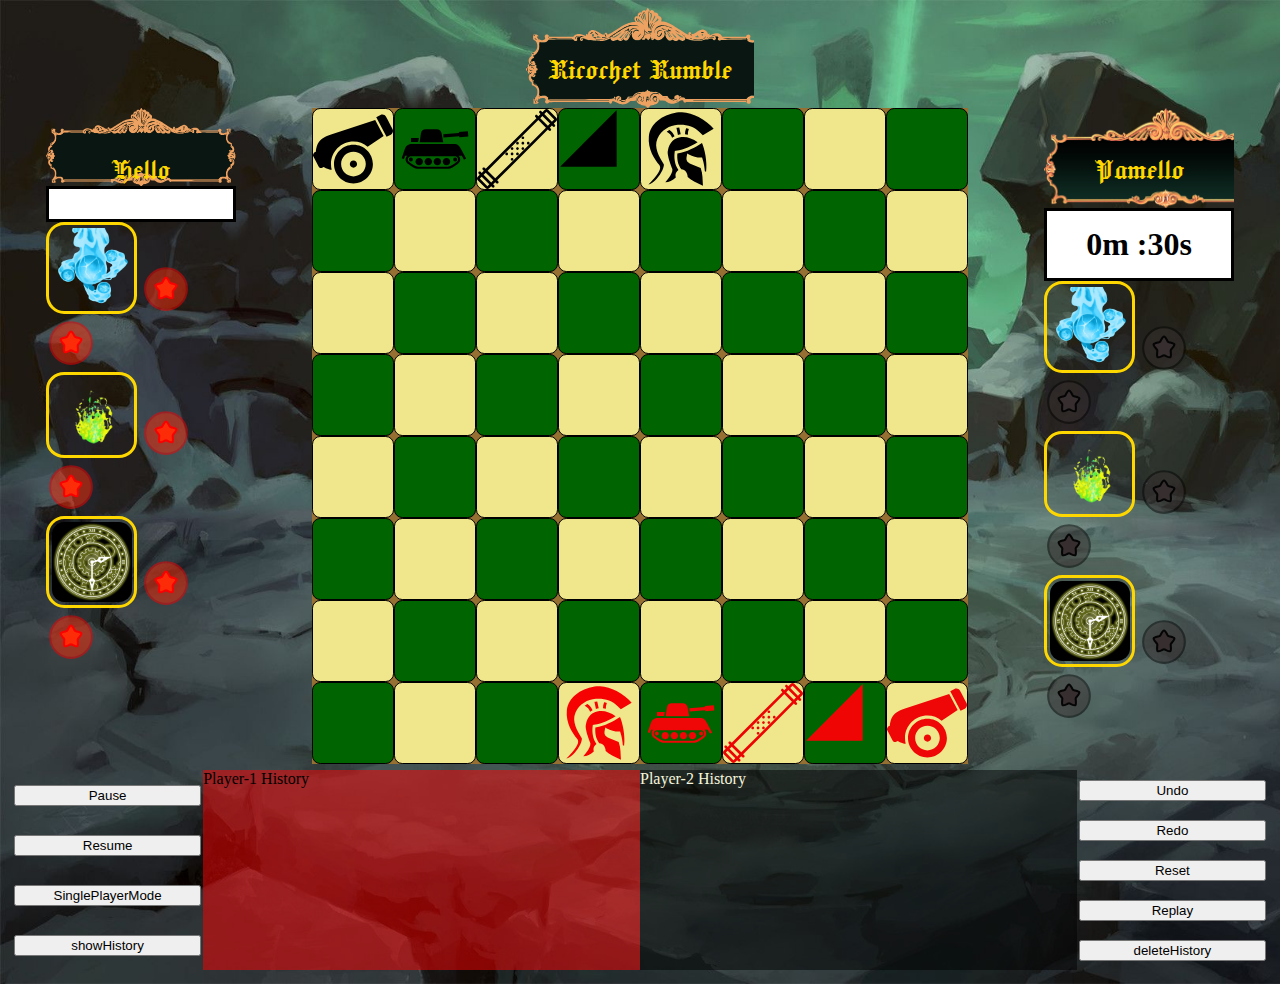
<file: index.html>
<!DOCTYPE html>
<html lang="en">
<head>
    <meta charset="UTF-8">
    <meta name="viewport" content="width=device-width, initial-scale=1.0">
    <title>Ricochet Rumble</title>
    <script src="./script.js"></script>
    <link rel="stylesheet" href="./styles.css">

    <link rel="preconnect" href="https://fonts.googleapis.com">
    <link rel="preconnect" href="https://fonts.gstatic.com" crossorigin>
    <link href="https://fonts.googleapis.com/css2?family=Jacquard+24&display=swap" rel="stylesheet">
</head>
<body id="background" >
   <div class="backgroundDiv">
    <div class="HeadingFlex">
        <div></div>
        <div id="Heading">
            <div></div>
            <div id="HeadingName"> Ricochet Rumble </div>
            <div></div>
        </div>
        <div></div>
    </div>
    <div id="playingSection">
    <div id="Player-1-flex">
        <div id="Player-1"><div id="Player-1-name">Hello</div></div>
        <div id="Player-1-timer"></div>
        <div id="P-1-PassThroughPiece-container">
            <img src="./assets/spell1.png" id="P-1-PassThroughPiece" class="spell" onclick="applySpells('P-1-PassThroughPiece')">
            <img src="./assets/red_star.svg" id="red_star-1-1-1" class="star">
            <img src="./assets/red_star.svg" id="red_star-1-1-2" class="star">
        </div>
        <div id="P-1-SaveTitan-container">
            <img src="./assets/spell2.png" id="P-1-SaveTitan" class="spell" onclick="applySpells('P-1-SaveTitan')">
            <img src="./assets/red_star.svg" id="red_star-1-2-1" class="star">
            <img src="./assets/red_star.svg" id="red_star-1-2-2" class="star">
        </div>
        <div id="P-1-AddTime-container">
            <img src="./assets/spell3.png" id="P-1-AddTime" class="spell" onclick="applySpells('P-1-AddTime')">
            <img src="./assets/red_star.svg" id="red_star-1-3-1" class="star">
            <img src="./assets/red_star.svg" id="red_star-1-3-2" class="star">
        </div>
    </div>
    <div id="grid-border">
    <div id="grid-Container"> </div>
    </div>
    <div id="Player-2-flex">
        <div id="Player-2"><div id="Player-2-name">Pamello</div></div>
        <div id="Player-2-timer" ></div>
        <div id="P-2-PassThroughPiece-container">
            <img src="./assets/spell1.png" id="P-2-PassThroughPiece" class="spell" onclick="applySpells('P-2-PassThroughPiece')">
            <img src="./assets/black_star.svg" id="red_star-2-1-1" class="star">
            <img src="./assets/black_star.svg" id="red_star-2-1-2" class="star">
        </div>
        <div id="P-2-SaveTitan-container">
            <img src="./assets/spell2.png" id="P-2-SaveTitan" class="spell" onclick="applySpells('P-2-SaveTitan')">
            <img src="./assets/black_star.svg" id="red_star-2-2-1" class="star">
            <img src="./assets/black_star.svg" id="red_star-2-2-2" class="star">
        </div>
        <div id="P-2-AddTime-container">
            <img src="./assets/spell3.png" id="P-2-AddTime" class="spell" onclick="applySpells('P-2-AddTime')">
            <img src="./assets/black_star.svg" id="red_star-2-3-1" class="star">
            <img src="./assets/black_star.svg" id="red_star-2-3-2" class="star">
        </div>
    </div>
    </div>
   </div>
   
  
   

   <div id="Players-History">
    <div id="first-three-btn">
        <!-- <button onclick="populateGrid()">Start</button> -->
        <button onclick="pauseGame()">Pause</button>
        <button onclick="resumeGame()">Resume</button>
        <button onclick="single_player_mode()">SinglePlayerMode</button>
        <button onclick="showHistory()">showHistory</button>
    </div>
      <div id="Player-1-history">Player-1 History</div>
      <div id="Player-2-history">Player-2 History</div>
      <div id="last-three-btn">
        <button onclick="undo()">Undo</button>
        <button onclick="redo()">Redo</button>
        <button onclick="resetGame()">Reset</button>
        <button onclick="game_replay()">Replay</button>
        <button onclick="deleteHistory()">deleteHistory</button>
      </div>
   </div>
</body>
</html>
</file>
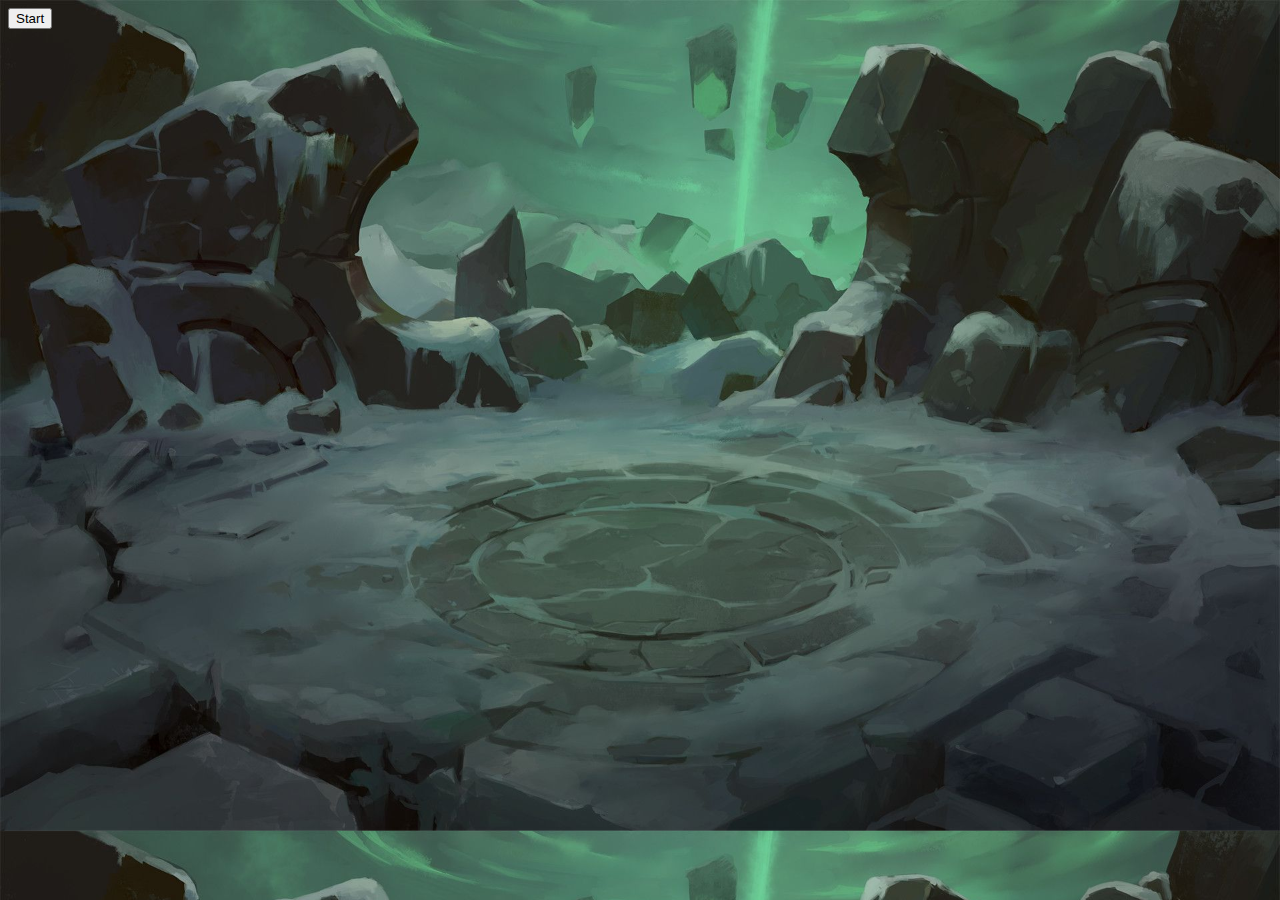
<file: index2.html>
<!DOCTYPE html>
<html lang="en">
<head>
    <meta charset="UTF-8">
    <meta name="viewport" content="width=device-width, initial-scale=1.0">
    <title>Ricochet Rumble</title>
    <script src="./script.js"></script>
    <link rel="stylesheet" href="./styles.css">
</head>
<body id="background">
    <button onclick="populateGrid()">Start</button> 
</body>
</html>
</file>
<file: styles.css>
#background
{
    background-image: url('./assets/Background2.jpg'); 
    /* clipart 
    little bit more work on background required */
    background-size: cover;
}

.backgroundDiv{
    display: flex;
    flex-direction: column;
    justify-content: space-between;
    
}
#Heading
{   display: flex;
    flex-direction: column;
    background-image: url('./assets/trace.svg');
    background-size: cover;
    font-size: xx-large;
    height: 100px;
    width: auto;
    flex-basis: 18%;
    text-align: center;
}

#HeadingName{
    padding-top: 46px;
    font-family: "Jacquard 24", system-ui;
    font-weight: 400;
    font-style: normal;
    font-size: xx-large;
    color: gold;
   
}

.HeadingFlex{
    display: flex;
    justify-content: space-between;
    align-items: center;
}
#grid-border{
    background-color: rgb(150, 111, 51);
    display: flex;
    justify-content: center;
    align-content: center;
    
}
#grid-Container{
     display: grid;
     grid-template-columns: auto auto auto auto auto auto auto auto;
}

#playingSection{
    display: flex;
    flex-direction: row;
    justify-content: space-around;
}

#Player-1-flex{
    display: flex;
    flex-basis: 15%;
    flex-direction: column;
}

#Player-2-flex{
    display: flex;
    flex-basis: 15%;
    flex-direction: column;
}

#Player-1{
    display: flex;
    flex-direction: column;
    background-image: url('./assets/trace.svg');
    background-size: cover;
    font-size: xx-large;
    /* height: 100px;
    width: 100px; */

   
    text-align: center;
}

#Player-1-name{
    padding-top: 46px;
    font-family: "Jacquard 24", system-ui;
    font-weight: 400;
    font-style: normal;
    color: gold;
    
}

#Player-2{
    display: flex;
    flex-direction: column;
    background-image: url('./assets/HeadingBanner2.png');
    background-size: auto 100px;
    font-size: xx-large;
    height: 100px;
    width: auto;
    
    text-align: center;
}

#Player-2-name{
    padding-top: 46px;
    font-family: "Jacquard 24", system-ui;
    font-weight: 400;
    font-style: normal;
    color: gold;
    
}

#Player-1-timer {
   background-color: white;
   border-style: solid;
   border-color: black;
   width: auto;
   height: max-content;
   padding-top: 15px;
   padding-bottom: 15px;
   font-size: xx-large;
   font-style: normal;
   font-weight: bold;
   text-align: center;
}

#Player-2-timer {
   background-color: white;
   border-style: solid;
   border-color: black;
   width: auto;
   height: max-content;
   padding-top: 15px;
   padding-bottom: 15px;
   font-size: xx-large;
   font-style: normal;
   font-weight: bold;
   text-align: center;
}
.lighten{
   border-style: solid;
   border-color: rgba(255, 255, 0, 1);
   border-width: 15px;
   background-image: -webkit-linear-gradient(45deg,blue,lightblue);
}

#Players-History{
    display: flex;
    flex-direction: row;
    justify-content: space-around;  
    padding : 6px;
    /* height: fit-content; */
    height:200px;
}

#Player-1-history{
   flex-basis: 35%;
   background-color: rgba(255, 0, 0, 0.5);
   width: 50%;
   overflow-x: hidden;
   overflow-y: auto;
}

#Player-2-history{
   flex-basis : 35%;
   background-color: rgba(0, 0, 0, 0.5);
   width: 50%;
   color: beige;
   overflow-x: hidden;
   overflow-y: auto;
}

#first-three-btn{
    flex-basis: 15%;
    padding-right: 2px;
    display: flex;
    flex-direction: column;
    justify-content: space-around;
}

#last-three-btn{
    flex-basis: 15%;
    padding-left: 2px;
    display: flex;
    flex-direction: column;
    justify-content: space-around;
}

.lightenSwap{
border-style: solid;
   border-color: rgba(255, 0, 0, 1);
   border-width: 15px;
   background-image: -webkit-linear-gradient(0deg,darkmagenta,pink);
   /* background-color: darkmagenta; */
}

.rotateDiv{
   background-color: rgba(255, 255, 0, 0.5);
}

.rotateRight{
    transform : rotate(90deg);
}

.rotateLeft{
    transform : rotate(-90deg);
}

.rotateUp{
    transform : rotate(-180deg);
}

.rotateDown{
    transform : rotate(180deg);
    transform: translateX();
}

#redBullet
{
    align-content: center;
    transition-property: transform ;
    transition-duration: 2s;
}

#blackBullet
{
    align-content: center;
    transition :  transform 2s;
}

.imageWrapper {
    position: relative;
  }
.overlayImage {
    position: absolute;
    top: 0;
    left: 0;
  }
/* animations for selected boxes */
.spell{
    max-width: 80px;
    max-height: 80px;
    border-radius: 20%;
    border-style: solid;
    border-color: gold;
    padding: 3px;
    padding-right: 2px;
    /* background-color: goldenrod; */
}

.star{
    max-width: 50px;
    max-height: 50px;
}
.animateSpell{
    animation: spellAnimation 1s ;
}
@keyframes spellAnimation {
    0%{
        max-width: 100px;
        max-height: 100px;
    }
    100%{
        max-width: 110px;
        max-height: 110px;
    }
}
</file>
